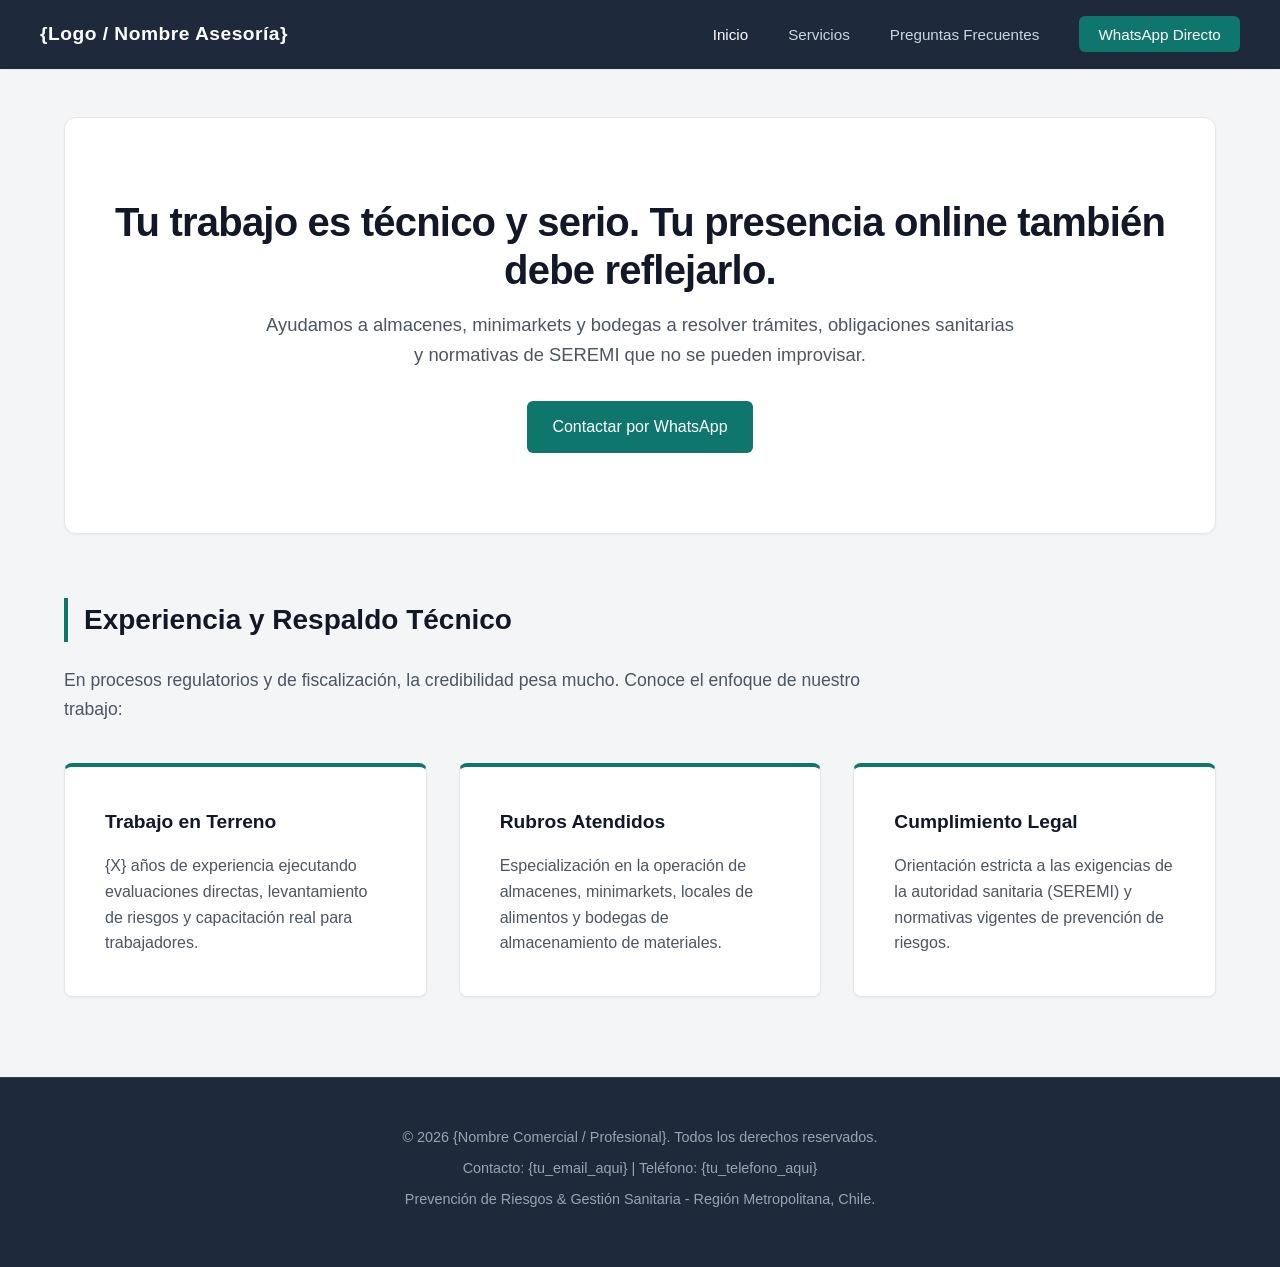
<file: index.html>
<!DOCTYPE html>
<html lang="es">
<head>
    <meta charset="UTF-8">
    <meta name="viewport" content="width=device-width, initial-scale=1.0">
    <title>Inicio | {Nombre Comercial / Profesional}</title>
    <link rel="stylesheet" href="./style.css?v=2">
</head>
<body>
    <header>
        <div class="nav-container">
            <div class="logo">{Logo / Nombre Asesoría}</div>
            <nav>
                <ul>
                    <li><a href="index.html" class="active">Inicio</a></li>
                    <li><a href="servicios.html">Servicios</a></li>
                    <li><a href="faq.html">Preguntas Frecuentes</a></li>
                    <li><a href="https://wa.me/{tu_telefono_aqui}" class="btn-nav-whatsapp">WhatsApp Directo</a></li>
                </ul>
            </nav>
        </div>
    </header>

    <main>
        <section class="hero">
            <h1>Tu trabajo es técnico y serio. Tu presencia online también debe reflejarlo.</h1>
            <p>Ayudamos a almacenes, minimarkets y bodegas a resolver trámites, obligaciones sanitarias y normativas de SEREMI que no se pueden improvisar.</p>
            <a href="https://wa.me/{tu_telefono_aqui}?text=Hola,%20vengo%20del%20sitio%20web%20y%20necesito%20asesoría%20con%20un%20trámite" class="btn-whatsapp">Contactar por WhatsApp</a>
        </section>

        <section id="confianza">
            <h2>Experiencia y Respaldo Técnico</h2>
            <p class="section-subtitle">En procesos regulatorios y de fiscalización, la credibilidad pesa mucho. Conoce el enfoque de nuestro trabajo:</p>
            <div class="experience-grid">
                <div class="experience-card">
                    <h3>Trabajo en Terreno</h3>
                    <p>{X} años de experiencia ejecutando evaluaciones directas, levantamiento de riesgos y capacitación real para trabajadores.</p>
                </div>
                <div class="experience-card">
                    <h3>Rubros Atendidos</h3>
                    <p>Especialización en la operación de almacenes, minimarkets, locales de alimentos y bodegas de almacenamiento de materiales.</p>
                </div>
                <div class="experience-card">
                    <h3>Cumplimiento Legal</h3>
                    <p>Orientación estricta a las exigencias de la autoridad sanitaria (SEREMI) y normativas vigentes de prevención de riesgos.</p>
                </div>
            </div>
        </section>
    </main>

    <footer>
        <div class="footer-content">
            <p>&copy; 2026 {Nombre Comercial / Profesional}. Todos los derechos reservados.</p>
            <p>Contacto: {tu_email_aqui} | Teléfono: {tu_telefono_aqui}</p>
            <p>Prevención de Riesgos & Gestión Sanitaria - Región Metropolitana, Chile.</p>
        </div>
    </footer>
</body>
</html>
</file>
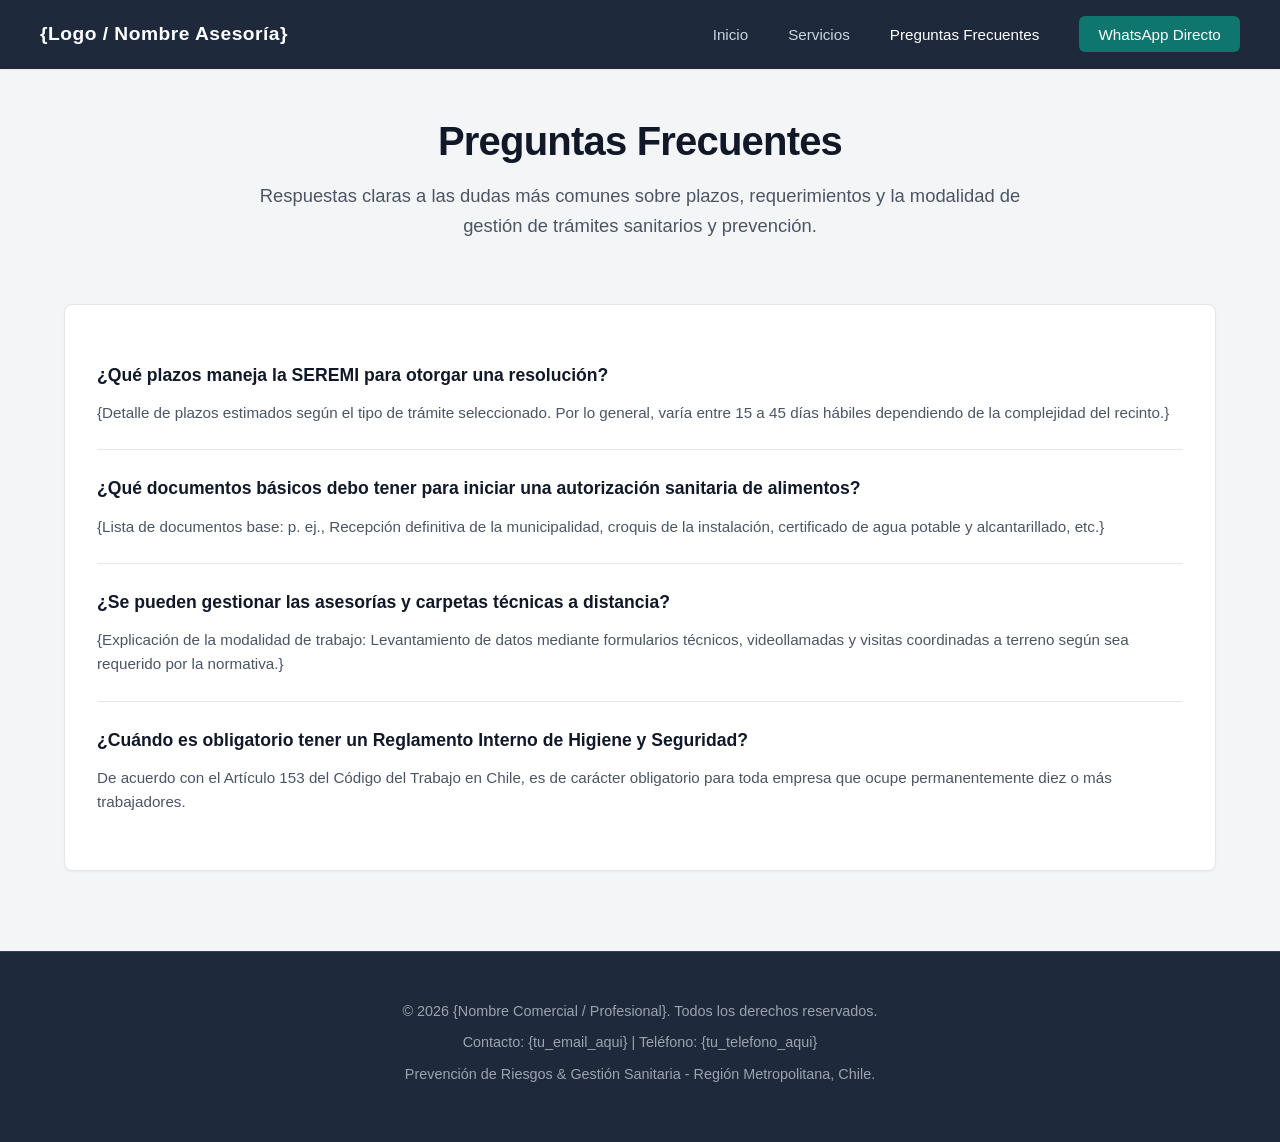
<file: faq.html>
<!DOCTYPE html>
<html lang="es">
<head>
    <meta charset="UTF-8">
    <meta name="viewport" content="width=device-width, initial-scale=1.0">
    <title>Preguntas Frecuentes | {Nombre Comercial / Profesional}</title>
    <link rel="stylesheet" href="./style.css?v=2">
</head>
<body>
    <header>
        <div class="nav-container">
            <div class="logo">{Logo / Nombre Asesoría}</div>
            <nav>
                <ul>
                    <li><a href="index.html">Inicio</a></li>
                    <li><a href="servicios.html">Servicios</a></li>
                    <li><a href="faq.html" class="active">Preguntas Frecuentes</a></li>
                    <li><a href="https://wa.me/{tu_telefono_aqui}" class="btn-nav-whatsapp">WhatsApp Directo</a></li>
                </ul>
            </nav>
        </div>
    </header>

    <main>
        <section class="page-header">
            <h1>Preguntas Frecuentes</h1>
            <p>Respuestas claras a las dudas más comunes sobre plazos, requerimientos y la modalidad de gestión de trámites sanitarios y prevención.</p>
        </section>

        <section class="faq-list">
            <div class="faq-item">
                <div class="faq-question">¿Qué plazos maneja la SEREMI para otorgar una resolución?</div>
                <div class="faq-answer">{Detalle de plazos estimados según el tipo de trámite seleccionado. Por lo general, varía entre 15 a 45 días hábiles dependiendo de la complejidad del recinto.}</div>
            </div>

            <div class="faq-item">
                <div class="faq-question">¿Qué documentos básicos debo tener para iniciar una autorización sanitaria de alimentos?</div>
                <div class="faq-answer">{Lista de documentos base: p. ej., Recepción definitiva de la municipalidad, croquis de la instalación, certificado de agua potable y alcantarillado, etc.}</div>
            </div>

            <div class="faq-item">
                <div class="faq-question">¿Se pueden gestionar las asesorías y carpetas técnicas a distancia?</div>
                <div class="faq-answer">{Explicación de la modalidad de trabajo: Levantamiento de datos mediante formularios técnicos, videollamadas y visitas coordinadas a terreno según sea requerido por la normativa.}</div>
            </div>

            <div class="faq-item">
                <div class="faq-question">¿Cuándo es obligatorio tener un Reglamento Interno de Higiene y Seguridad?</div>
                <div class="faq-answer">De acuerdo con el Artículo 153 del Código del Trabajo en Chile, es de carácter obligatorio para toda empresa que ocupe permanentemente diez o más trabajadores.</div>
            </div>
        </section>
    </main>

    <footer>
        <div class="footer-content">
            <p>&copy; 2026 {Nombre Comercial / Profesional}. Todos los derechos reservados.</p>
            <p>Contacto: {tu_email_aqui} | Teléfono: {tu_telefono_aqui}</p>
            <p>Prevención de Riesgos & Gestión Sanitaria - Región Metropolitana, Chile.</p>
        </div>
    </footer>
</body>
</html>
</file>
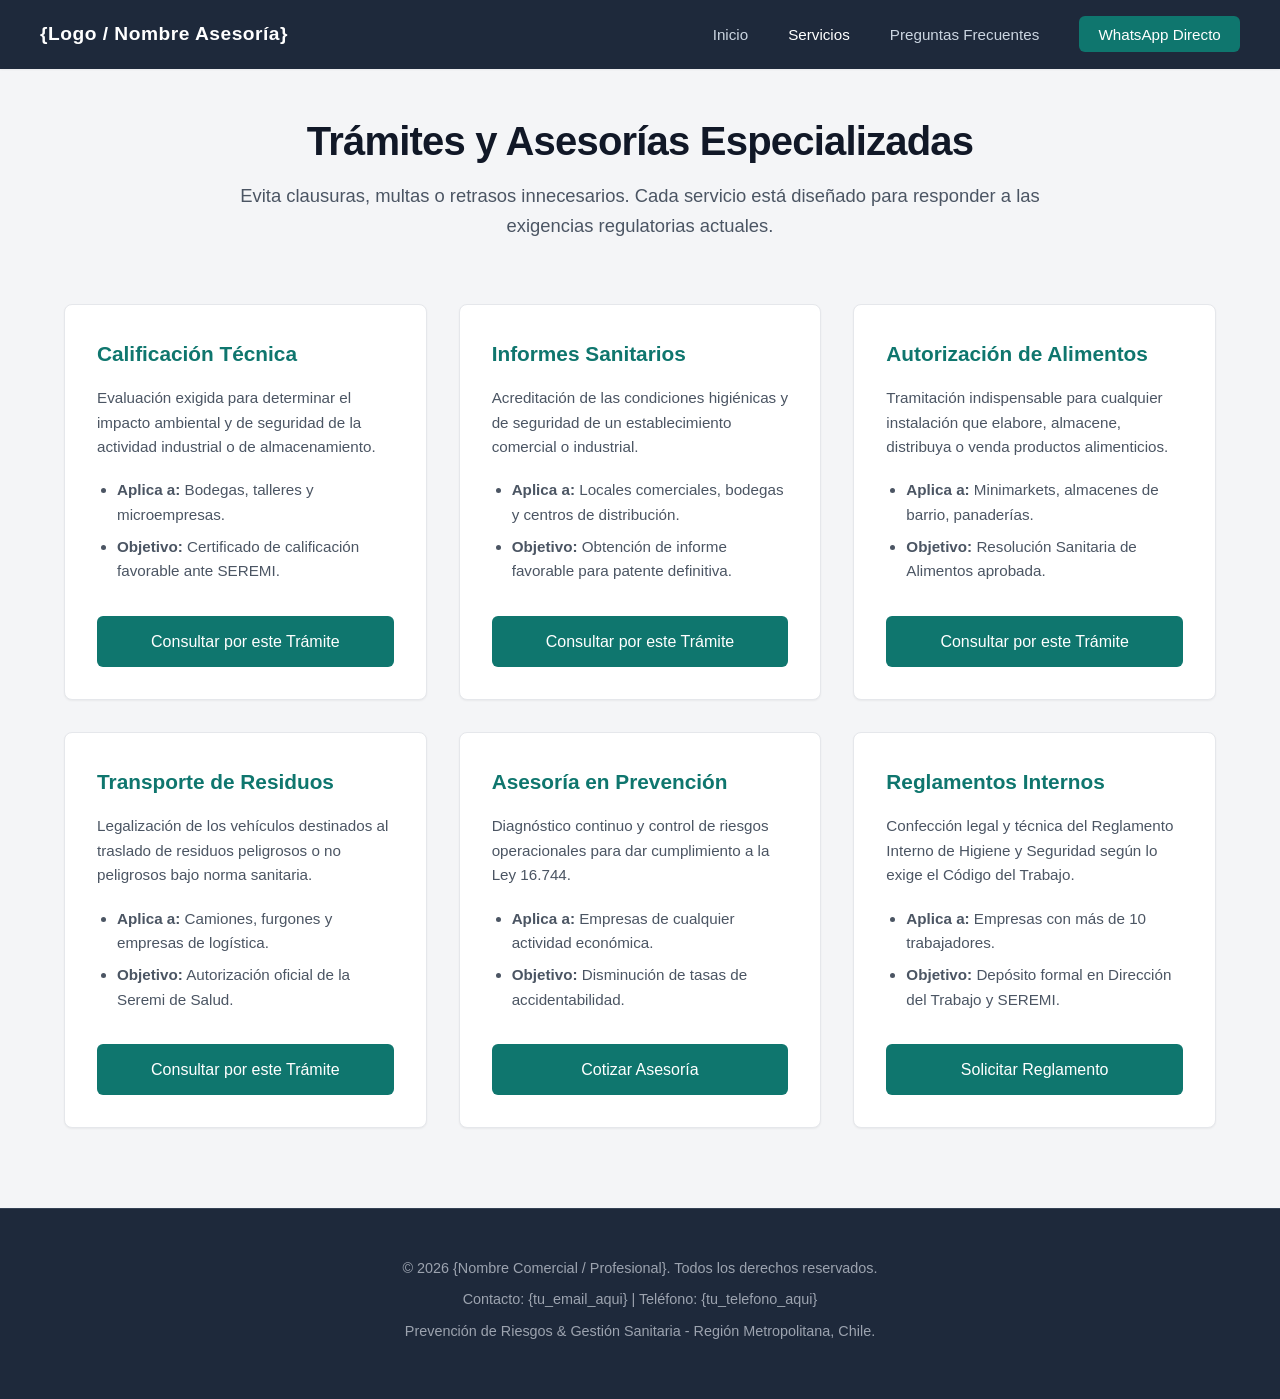
<file: servicios.html>
<!DOCTYPE html>
<html lang="es">
<head>
    <meta charset="UTF-8">
    <meta name="viewport" content="width=device-width, initial-scale=1.0">
    <title>Servicios | {Nombre Comercial / Profesional}</title>
    <link rel="stylesheet" href="./style.css?v=2">
</head>
<body>
    <header>
        <div class="nav-container">
            <div class="logo">{Logo / Nombre Asesoría}</div>
            <nav>
                <ul>
                    <li><a href="index.html">Inicio</a></li>
                    <li><a href="servicios.html" class="active">Servicios</a></li>
                    <li><a href="faq.html">Preguntas Frecuentes</a></li>
                    <li><a href="https://wa.me/{tu_telefono_aqui}" class="btn-nav-whatsapp">WhatsApp Directo</a></li>
                </ul>
            </nav>
        </div>
    </header>

    <main>
        <section class="page-header">
            <h1>Trámites y Asesorías Especializadas</h1>
            <p>Evita clausuras, multas o retrasos innecesarios. Cada servicio está diseñado para responder a las exigencias regulatorias actuales.</p>
        </section>

        <section class="services-container">
            <div class="service-block">
                <div class="service-content">
                    <h3>Calificación Técnica</h3>
                    <p>Evaluación exigida para determinar el impacto ambiental y de seguridad de la actividad industrial o de almacenamiento.</p>
                    <ul>
                        <li><strong>Aplica a:</strong> Bodegas, talleres y microempresas.</li>
                        <li><strong>Objetivo:</strong> Certificado de calificación favorable ante SEREMI.</li>
                    </ul>
                </div>
                <a href="https://wa.me/{tu_telefono_aqui}?text=Hola,%20necesito%20información%20sobre%20Calificación%20Técnica" class="btn-whatsapp">Consultar por este Trámite</a>
            </div>

            <div class="service-block">
                <div class="service-content">
                    <h3>Informes Sanitarios</h3>
                    <p>Acreditación de las condiciones higiénicas y de seguridad de un establecimiento comercial o industrial.</p>
                    <ul>
                        <li><strong>Aplica a:</strong> Locales comerciales, bodegas y centros de distribución.</li>
                        <li><strong>Objetivo:</strong> Obtención de informe favorable para patente definitiva.</li>
                    </ul>
                </div>
                <a href="https://wa.me/{tu_telefono_aqui}?text=Hola,%20necesito%20información%20sobre%20Informes%20Sanitarios" class="btn-whatsapp">Consultar por este Trámite</a>
            </div>

            <div class="service-block">
                <div class="service-content">
                    <h3>Autorización de Alimentos</h3>
                    <p>Tramitación indispensable para cualquier instalación que elabore, almacene, distribuya o venda productos alimenticios.</p>
                    <ul>
                        <li><strong>Aplica a:</strong> Minimarkets, almacenes de barrio, panaderías.</li>
                        <li><strong>Objetivo:</strong> Resolución Sanitaria de Alimentos aprobada.</li>
                    </ul>
                </div>
                <a href="https://wa.me/{tu_telefono_aqui}?text=Hola,%20necesito%20información%20sobre%20Autorización%20de%20Alimentos" class="btn-whatsapp">Consultar por este Trámite</a>
            </div>

            <div class="service-block">
                <div class="service-content">
                    <h3>Transporte de Residuos</h3>
                    <p>Legalización de los vehículos destinados al traslado de residuos peligrosos o no peligrosos bajo norma sanitaria.</p>
                    <ul>
                        <li><strong>Aplica a:</strong> Camiones, furgones y empresas de logística.</li>
                        <li><strong>Objetivo:</strong> Autorización oficial de la Seremi de Salud.</li>
                    </ul>
                </div>
                <a href="https://wa.me/{tu_telefono_aqui}?text=Hola,%20necesito%20información%20sobre%20Transporte%20de%20Residuos" class="btn-whatsapp">Consultar por este Trámite</a>
            </div>

            <div class="service-block">
                <div class="service-content">
                    <h3>Asesoría en Prevención</h3>
                    <p>Diagnóstico continuo y control de riesgos operacionales para dar cumplimiento a la Ley 16.744.</p>
                    <ul>
                        <li><strong>Aplica a:</strong> Empresas de cualquier actividad económica.</li>
                        <li><strong>Objetivo:</strong> Disminución de tasas de accidentabilidad.</li>
                    </ul>
                </div>
                <a href="https://wa.me/{tu_telefono_aqui}?text=Hola,%20necesito%20una%20Asesoría%20en%20Prevención" class="btn-whatsapp">Cotizar Asesoría</a>
            </div>

            <div class="service-block">
                <div class="service-content">
                    <h3>Reglamentos Internos</h3>
                    <p>Confección legal y técnica del Reglamento Interno de Higiene y Seguridad según lo exige el Código del Trabajo.</p>
                    <ul>
                        <li><strong>Aplica a:</strong> Empresas con más de 10 trabajadores.</li>
                        <li><strong>Objetivo:</strong> Depósito formal en Dirección del Trabajo y SEREMI.</li>
                    </ul>
                </div>
                <a href="https://wa.me/{tu_telefono_aqui}?text=Hola,%20necesito%20un%20Reglamento%20Interno" class="btn-whatsapp">Solicitar Reglamento</a>
            </div>
        </section>
    </main>

    <footer>
        <div class="footer-content">
            <p>&copy; 2026 {Nombre Comercial / Profesional}. Todos los derechos reservados.</p>
            <p>Contacto: {tu_email_aqui} | Teléfono: {tu_telefono_aqui}</p>
            <p>Prevención de Riesgos & Gestión Sanitaria - Región Metropolitana, Chile.</p>
        </div>
    </footer>
</body>
</html>
</file>
<file: style.css>
/* CSS Variables for a Cohesive, Professional Palette */
:root {
    /* Backgrounds */
    --bg-body: #F4F5F7;        
    --bg-card: #FFFFFF;        
    --bg-header: #1E293B;      
    
    /* Typography */
    --text-heading: #111827;   
    --text-body: #4B5563;      
    --text-muted: #9CA3AF;     
    
    /* Brand & Accent Colors - Teal (Represents health, safety, and regulation) */
    --brand-primary: #0F766E;  
    --brand-hover: #115E59;    
    --brand-light: #F0FDF4;    
    
    /* UI Elements */
    --border-color: #E5E7EB;   
    --shadow-sm: 0 1px 2px 0 rgba(0, 0, 0, 0.05);
    --shadow-md: 0 4px 6px -1px rgba(0, 0, 0, 0.05), 0 2px 4px -1px rgba(0, 0, 0, 0.03);
}

/* Reset & Base Styles */
* { box-sizing: border-box; margin: 0; padding: 0; }

body {
    font-family: -apple-system, BlinkMacSystemFont, "Segoe UI", Roboto, Helvetica, Arial, sans-serif;
    color: var(--text-body);
    background-color: var(--bg-body);
    line-height: 1.6;
    -webkit-font-smoothing: antialiased;
}

/* Header & Navigation */
header {
    background-color: var(--bg-header);
    color: #FFFFFF;
    padding: 1.2rem 2rem;
    position: sticky;
    top: 0;
    z-index: 100;
    box-shadow: var(--shadow-sm);
}

.nav-container { max-width: 1200px; margin: 0 auto; display: flex; justify-content: space-between; align-items: center; }
.logo { font-size: 1.2rem; font-weight: 600; letter-spacing: 0.5px; color: #FFFFFF; }
nav ul { list-style: none; display: flex; gap: 2.5rem; align-items: center; }
nav a { color: #CBD5E1; text-decoration: none; font-weight: 500; font-size: 0.95rem; transition: color 0.2s ease; }
nav a:hover, nav a.active { color: #FFFFFF; }

.btn-nav-whatsapp {
    background-color: var(--brand-primary);
    color: #FFFFFF !important;
    padding: 0.6rem 1.2rem;
    border-radius: 6px;
    font-weight: 500;
    transition: all 0.2s ease;
}
.btn-nav-whatsapp:hover { background-color: var(--brand-hover); transform: translateY(-1px); }

/* Common Layout Elements */
main { max-width: 1200px; margin: 3rem auto; padding: 0 1.5rem; min-height: 65vh; }
section { margin-bottom: 5rem; }
h1, h2, h3 { color: var(--text-heading); margin-bottom: 1rem; font-weight: 600; }
h1 { font-size: 2.5rem; line-height: 1.2; letter-spacing: -0.02em; }
h2 { font-size: 1.75rem; border-left: 4px solid var(--brand-primary); padding-left: 1rem; margin-bottom: 1.5rem; }
.section-subtitle { font-size: 1.1rem; margin-bottom: 2rem; max-width: 800px; }

/* Page Headers */
.page-header { text-align: center; max-width: 800px; margin: 0 auto 4rem auto; }
.page-header p { font-size: 1.15rem; color: var(--text-body); }

/* Buttons */
.btn-whatsapp {
    display: inline-block;
    background-color: var(--brand-primary);
    color: #FFFFFF;
    padding: 0.75rem 1.5rem;
    border-radius: 6px;
    text-decoration: none;
    font-weight: 500;
    transition: all 0.2s ease;
    text-align: center;
    border: 1px solid transparent;
}
.btn-whatsapp:hover { background-color: var(--brand-hover); transform: translateY(-1px); box-shadow: var(--shadow-sm); }

/* Home / Index Styles */
.hero { background-color: var(--bg-card); padding: 5rem 3rem; border-radius: 12px; box-shadow: var(--shadow-sm); text-align: center; margin-bottom: 4rem; border: 1px solid var(--border-color); }
.hero p { font-size: 1.15rem; max-width: 750px; margin: 0 auto 2rem auto; }
.experience-grid { display: grid; grid-template-columns: repeat(auto-fit, minmax(300px, 1fr)); gap: 2rem; margin-top: 2.5rem; }
.experience-card { background: var(--bg-card); padding: 2.5rem; border-radius: 8px; box-shadow: var(--shadow-sm); border: 1px solid var(--border-color); border-top: 4px solid var(--brand-primary); transition: transform 0.2s ease; }
.experience-card:hover { transform: translateY(-3px); box-shadow: var(--shadow-md); }
.experience-card h3 { font-size: 1.2rem; margin-bottom: 1rem; }

/* Services Page Styles */
.services-container { display: grid; grid-template-columns: repeat(auto-fit, minmax(320px, 1fr)); gap: 2rem; }
.service-block { background: var(--bg-card); padding: 2rem; border-radius: 8px; box-shadow: var(--shadow-sm); border: 1px solid var(--border-color); display: flex; flex-direction: column; justify-content: space-between; transition: box-shadow 0.2s ease; }
.service-block:hover { box-shadow: var(--shadow-md); }
.service-content h3 { color: var(--brand-primary); font-size: 1.3rem; margin-bottom: 1rem; }
.service-content p { margin-bottom: 1.2rem; font-size: 0.95rem; }
.service-content ul { margin-left: 1.25rem; margin-bottom: 2rem; font-size: 0.95rem; }
.service-content li { margin-bottom: 0.5rem; }
.service-block .btn-whatsapp { width: 100%; }

/* FAQ Page Styles */
.faq-list { background: var(--bg-card); padding: 2rem; border-radius: 8px; box-shadow: var(--shadow-sm); border: 1px solid var(--border-color); }
.faq-item { border-bottom: 1px solid var(--border-color); padding: 1.5rem 0; }
.faq-item:last-child { border-bottom: none; }
.faq-question { font-size: 1.1rem; font-weight: 600; color: var(--text-heading); margin-bottom: 0.75rem; }
.faq-answer { font-size: 0.95rem; }

/* Footer */
footer { background-color: var(--bg-header); color: var(--text-muted); padding: 3rem 2rem; text-align: center; font-size: 0.9rem; border-top: 1px solid #334155; }
.footer-content { max-width: 1200px; margin: 0 auto; }
footer p { margin-bottom: 0.5rem; }

/* Responsive */
@media (max-width: 768px) {
    .nav-container { flex-direction: column; gap: 1.5rem; }
    nav ul { flex-direction: column; gap: 1rem; text-align: center; }
    h1 { font-size: 2rem; }
    .hero { padding: 3rem 1.5rem; }
}
</file>
